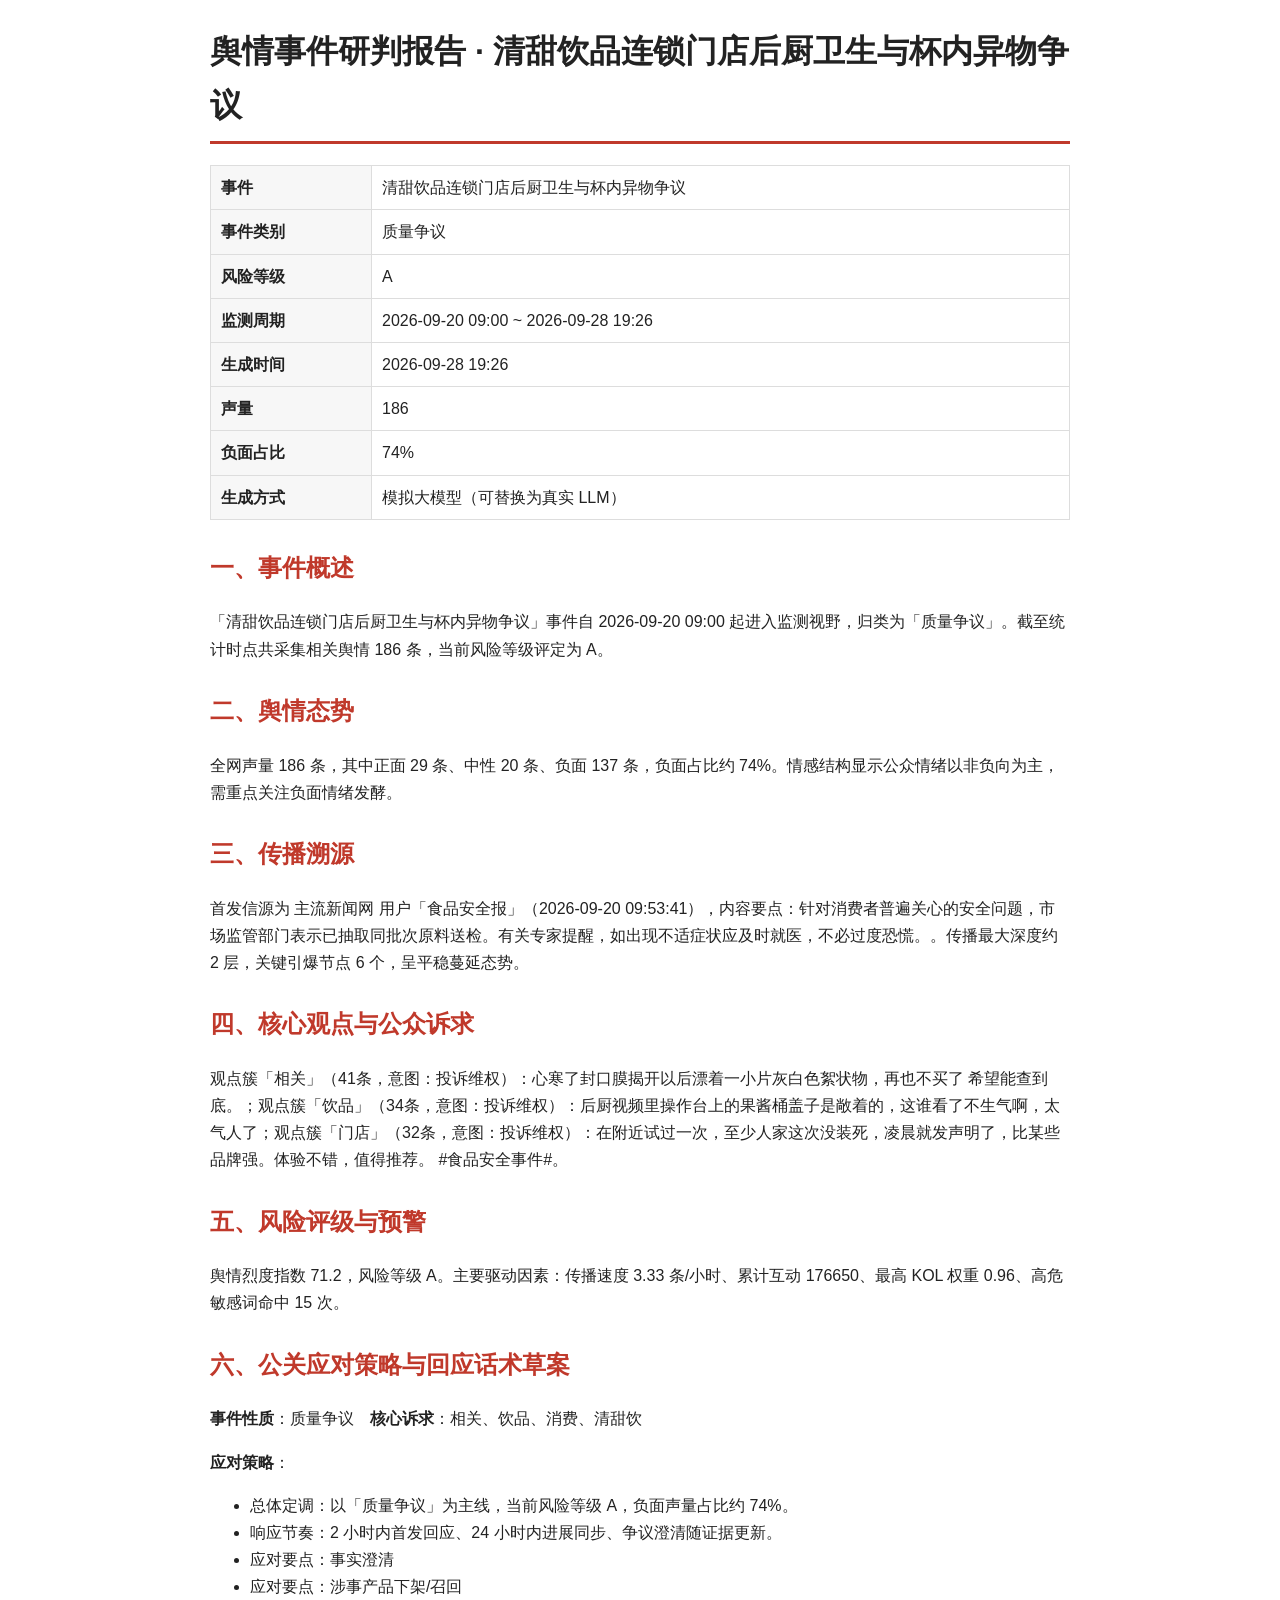
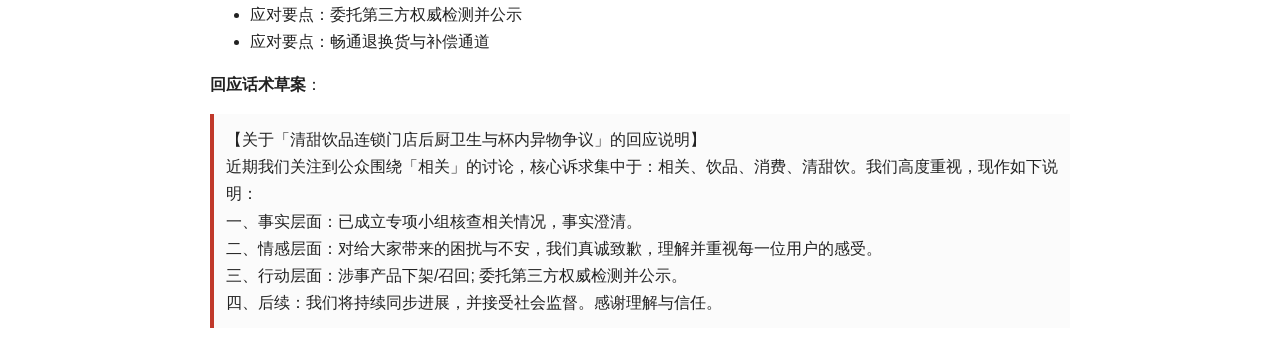
<file: live_out/ev_food.html>
<!DOCTYPE html>
<html lang="zh-CN"><head><meta charset="utf-8">
<title>舆情事件研判报告 · 清甜饮品连锁门店后厨卫生与杯内异物争议</title>
<style>
 body{font-family:"Microsoft YaHei",sans-serif;max-width:860px;margin:24px auto;padding:0 16px;color:#222;line-height:1.7}
 h1{border-bottom:3px solid #c0392b;padding-bottom:8px} h2{color:#c0392b;margin-top:28px}
 table{border-collapse:collapse;width:100%;margin:12px 0} th,td{border:1px solid #ddd;padding:8px 10px;text-align:left}
 th{background:#f7f7f7;width:140px} .draft{background:#fbfbfb;border-left:4px solid #c0392b;padding:12px;white-space:pre-wrap}
 @media print{body{margin:0}}
</style></head>
<body>
<h1>舆情事件研判报告 · 清甜饮品连锁门店后厨卫生与杯内异物争议</h1>
<table><tr><th>事件</th><td>清甜饮品连锁门店后厨卫生与杯内异物争议</td></tr><tr><th>事件类别</th><td>质量争议</td></tr><tr><th>风险等级</th><td>A</td></tr><tr><th>监测周期</th><td>2026-09-20 09:00 ~ 2026-09-28 19:26</td></tr><tr><th>生成时间</th><td>2026-09-28 19:26</td></tr><tr><th>声量</th><td>186</td></tr><tr><th>负面占比</th><td>74%</td></tr><tr><th>生成方式</th><td>模拟大模型（可替换为真实 LLM）</td></tr></table>
<h2>一、事件概述</h2><div style="white-space:pre-line">「清甜饮品连锁门店后厨卫生与杯内异物争议」事件自 2026-09-20 09:00 起进入监测视野，归类为「质量争议」。截至统计时点共采集相关舆情 186 条，当前风险等级评定为 A。</div><h2>二、舆情态势</h2><div style="white-space:pre-line">全网声量 186 条，其中正面 29 条、中性 20 条、负面 137 条，负面占比约 74%。情感结构显示公众情绪以非负向为主，需重点关注负面情绪发酵。</div><h2>三、传播溯源</h2><div style="white-space:pre-line">首发信源为 主流新闻网 用户「食品安全报」（2026-09-20 09:53:41），内容要点：针对消费者普遍关心的安全问题，市场监管部门表示已抽取同批次原料送检。有关专家提醒，如出现不适症状应及时就医，不必过度恐慌。。传播最大深度约 2 层，关键引爆节点 6 个，呈平稳蔓延态势。</div><h2>四、核心观点与公众诉求</h2><div style="white-space:pre-line">观点簇「相关」（41条，意图：投诉维权）：心寒了封口膜揭开以后漂着一小片灰白色絮状物，再也不买了 希望能查到底。；观点簇「饮品」（34条，意图：投诉维权）：后厨视频里操作台上的果酱桶盖子是敞着的，这谁看了不生气啊，太气人了；观点簇「门店」（32条，意图：投诉维权）：在附近试过一次，至少人家这次没装死，凌晨就发声明了，比某些品牌强。体验不错，值得推荐。 #食品安全事件#。</div><h2>五、风险评级与预警</h2><div style="white-space:pre-line">舆情烈度指数 71.2，风险等级 A。主要驱动因素：传播速度 3.33 条/小时、累计互动 176650、最高 KOL 权重 0.96、高危敏感词命中 15 次。</div>
<h2>六、公关应对策略与回应话术草案</h2>
<p><b>事件性质</b>：质量争议　<b>核心诉求</b>：相关、饮品、消费、清甜饮</p>
<p><b>应对策略</b>：</p><ul><li>总体定调：以「质量争议」为主线，当前风险等级 A，负面声量占比约 74%。</li><li>响应节奏：2 小时内首发回应、24 小时内进展同步、争议澄清随证据更新。</li><li>应对要点：事实澄清</li><li>应对要点：涉事产品下架/召回</li><li>应对要点：委托第三方权威检测并公示</li><li>应对要点：畅通退换货与补偿通道</li></ul>
<p><b>回应话术草案</b>：</p>
<div class="draft">【关于「清甜饮品连锁门店后厨卫生与杯内异物争议」的回应说明】
近期我们关注到公众围绕「相关」的讨论，核心诉求集中于：相关、饮品、消费、清甜饮。我们高度重视，现作如下说明：
一、事实层面：已成立专项小组核查相关情况，事实澄清。
二、情感层面：对给大家带来的困扰与不安，我们真诚致歉，理解并重视每一位用户的感受。
三、行动层面：涉事产品下架/召回; 委托第三方权威检测并公示。
四、后续：我们将持续同步进展，并接受社会监督。感谢理解与信任。</div>
</body></html>
</file>
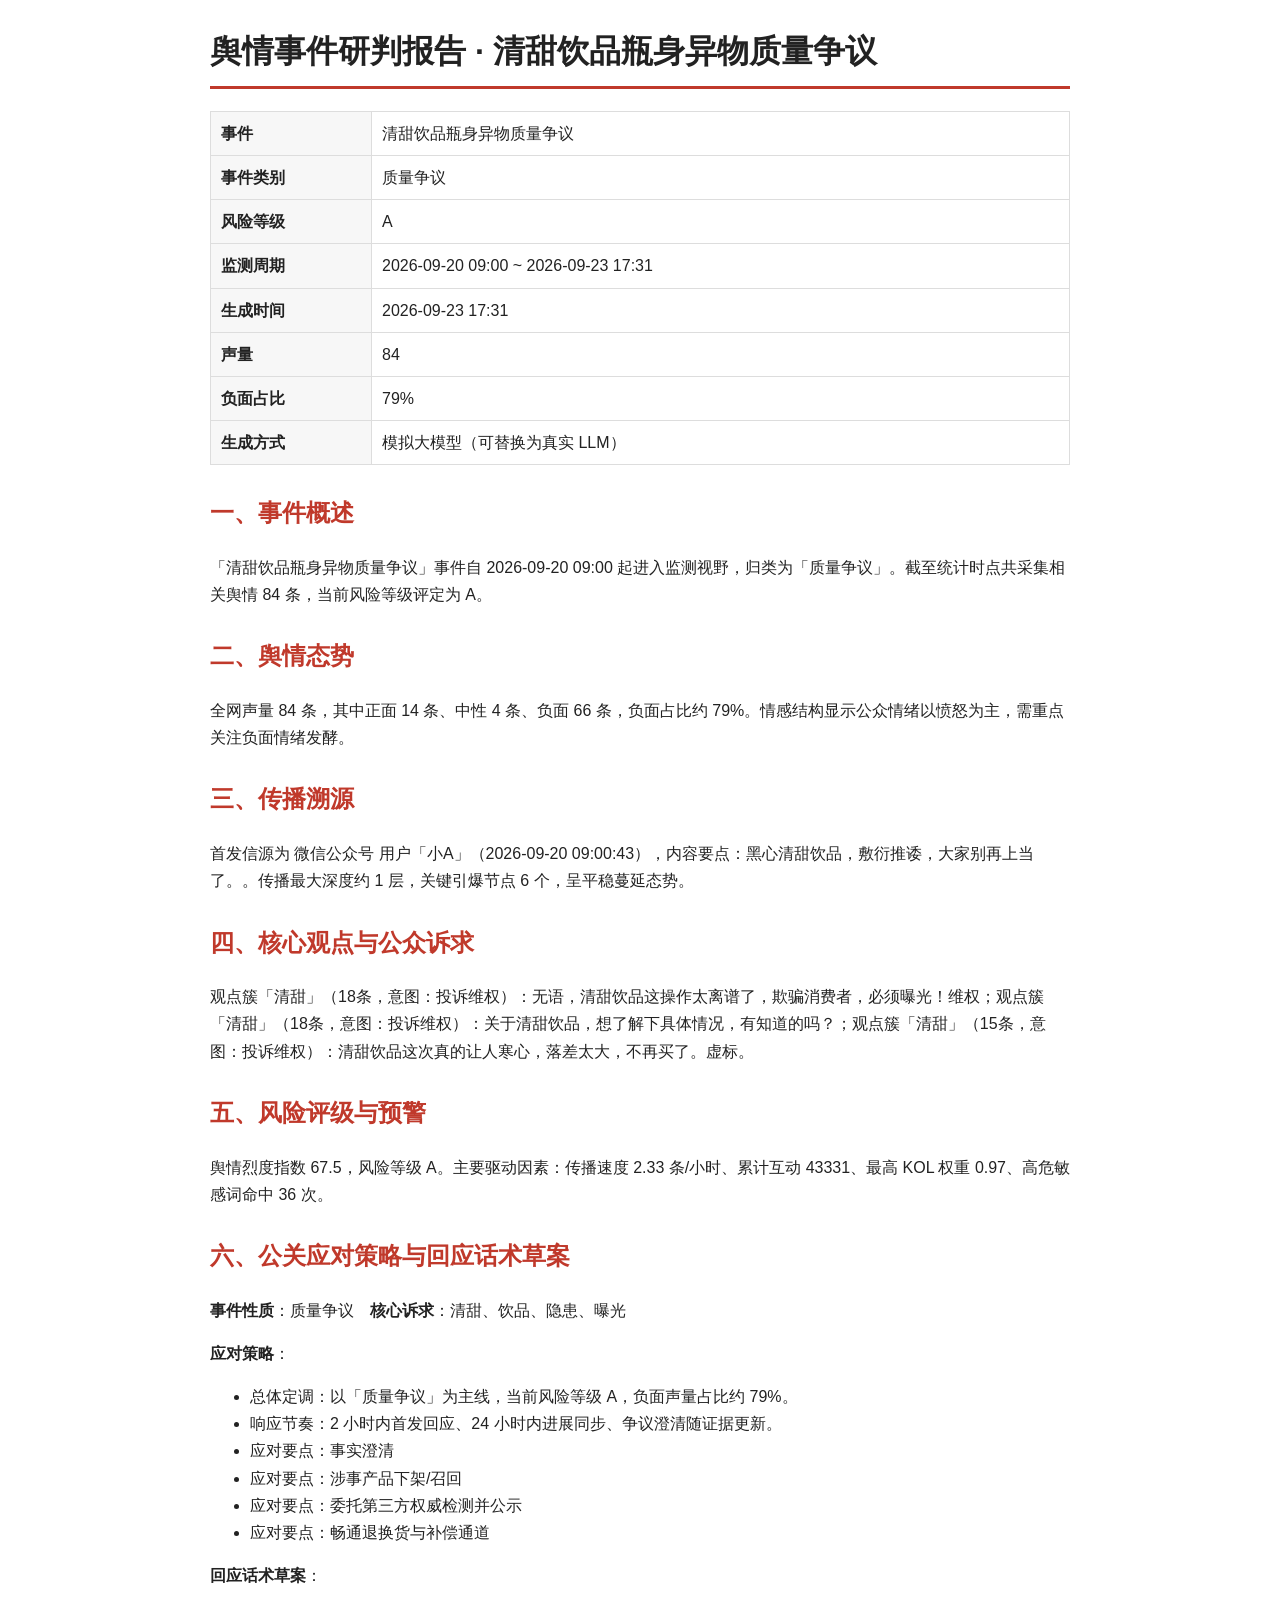
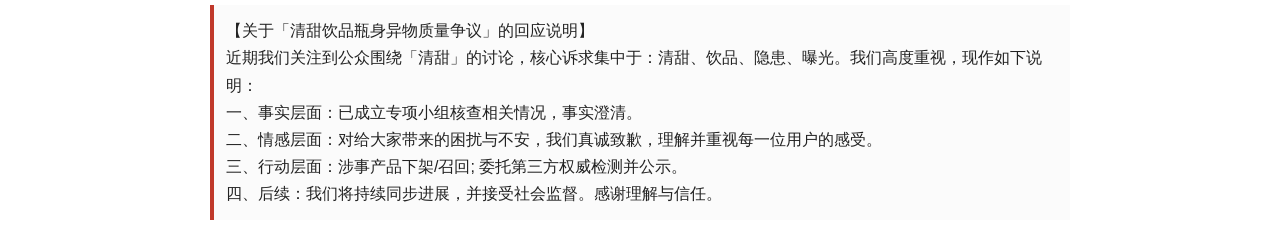
<file: deliverables/live_out/ev_food.html>
<!DOCTYPE html>
<html lang="zh-CN"><head><meta charset="utf-8">
<title>舆情事件研判报告 · 清甜饮品瓶身异物质量争议</title>
<style>
 body{font-family:"Microsoft YaHei",sans-serif;max-width:860px;margin:24px auto;padding:0 16px;color:#222;line-height:1.7}
 h1{border-bottom:3px solid #c0392b;padding-bottom:8px} h2{color:#c0392b;margin-top:28px}
 table{border-collapse:collapse;width:100%;margin:12px 0} th,td{border:1px solid #ddd;padding:8px 10px;text-align:left}
 th{background:#f7f7f7;width:140px} .draft{background:#fbfbfb;border-left:4px solid #c0392b;padding:12px;white-space:pre-wrap}
 @media print{body{margin:0}}
</style></head>
<body>
<h1>舆情事件研判报告 · 清甜饮品瓶身异物质量争议</h1>
<table><tr><th>事件</th><td>清甜饮品瓶身异物质量争议</td></tr><tr><th>事件类别</th><td>质量争议</td></tr><tr><th>风险等级</th><td>A</td></tr><tr><th>监测周期</th><td>2026-09-20 09:00 ~ 2026-09-23 17:31</td></tr><tr><th>生成时间</th><td>2026-09-23 17:31</td></tr><tr><th>声量</th><td>84</td></tr><tr><th>负面占比</th><td>79%</td></tr><tr><th>生成方式</th><td>模拟大模型（可替换为真实 LLM）</td></tr></table>
<h2>一、事件概述</h2><p>「清甜饮品瓶身异物质量争议」事件自 2026-09-20 09:00 起进入监测视野，归类为「质量争议」。截至统计时点共采集相关舆情 84 条，当前风险等级评定为 A。</p><h2>二、舆情态势</h2><p>全网声量 84 条，其中正面 14 条、中性 4 条、负面 66 条，负面占比约 79%。情感结构显示公众情绪以愤怒为主，需重点关注负面情绪发酵。</p><h2>三、传播溯源</h2><p>首发信源为 微信公众号 用户「小A」（2026-09-20 09:00:43），内容要点：黑心清甜饮品，敷衍推诿，大家别再上当了。。传播最大深度约 1 层，关键引爆节点 6 个，呈平稳蔓延态势。</p><h2>四、核心观点与公众诉求</h2><p>观点簇「清甜」（18条，意图：投诉维权）：无语，清甜饮品这操作太离谱了，欺骗消费者，必须曝光！维权；观点簇「清甜」（18条，意图：投诉维权）：关于清甜饮品，想了解下具体情况，有知道的吗？；观点簇「清甜」（15条，意图：投诉维权）：清甜饮品这次真的让人寒心，落差太大，不再买了。虚标。</p><h2>五、风险评级与预警</h2><p>舆情烈度指数 67.5，风险等级 A。主要驱动因素：传播速度 2.33 条/小时、累计互动 43331、最高 KOL 权重 0.97、高危敏感词命中 36 次。</p>
<h2>六、公关应对策略与回应话术草案</h2>
<p><b>事件性质</b>：质量争议　<b>核心诉求</b>：清甜、饮品、隐患、曝光</p>
<p><b>应对策略</b>：</p><ul><li>总体定调：以「质量争议」为主线，当前风险等级 A，负面声量占比约 79%。</li><li>响应节奏：2 小时内首发回应、24 小时内进展同步、争议澄清随证据更新。</li><li>应对要点：事实澄清</li><li>应对要点：涉事产品下架/召回</li><li>应对要点：委托第三方权威检测并公示</li><li>应对要点：畅通退换货与补偿通道</li></ul>
<p><b>回应话术草案</b>：</p>
<div class="draft">【关于「清甜饮品瓶身异物质量争议」的回应说明】
近期我们关注到公众围绕「清甜」的讨论，核心诉求集中于：清甜、饮品、隐患、曝光。我们高度重视，现作如下说明：
一、事实层面：已成立专项小组核查相关情况，事实澄清。
二、情感层面：对给大家带来的困扰与不安，我们真诚致歉，理解并重视每一位用户的感受。
三、行动层面：涉事产品下架/召回; 委托第三方权威检测并公示。
四、后续：我们将持续同步进展，并接受社会监督。感谢理解与信任。</div>
</body></html>
</file>
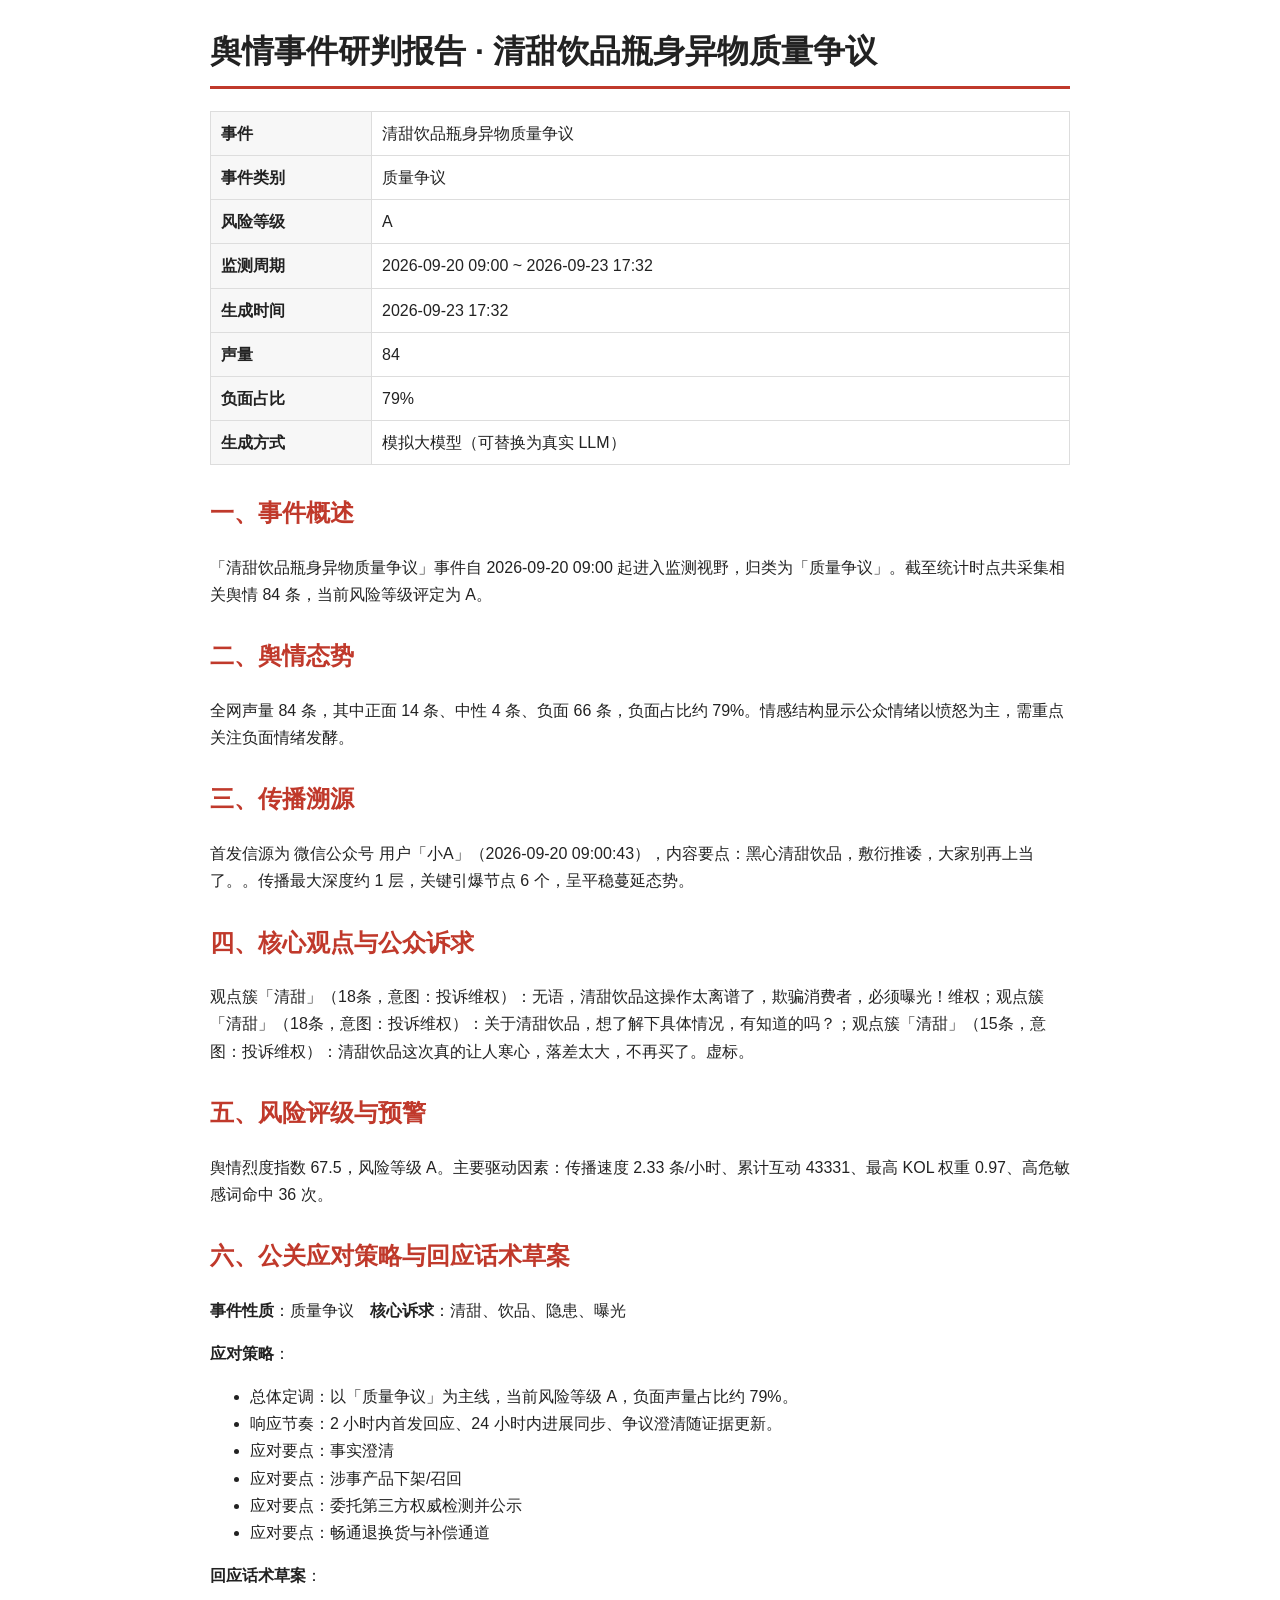
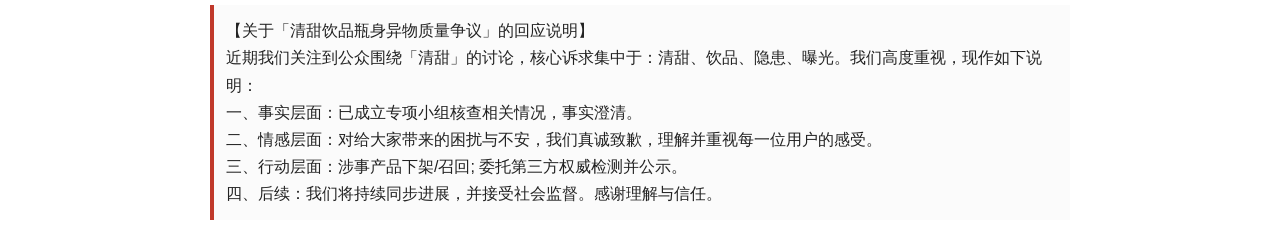
<file: deliverables/smoke_out/ev_food.html>
<!DOCTYPE html>
<html lang="zh-CN"><head><meta charset="utf-8">
<title>舆情事件研判报告 · 清甜饮品瓶身异物质量争议</title>
<style>
 body{font-family:"Microsoft YaHei",sans-serif;max-width:860px;margin:24px auto;padding:0 16px;color:#222;line-height:1.7}
 h1{border-bottom:3px solid #c0392b;padding-bottom:8px} h2{color:#c0392b;margin-top:28px}
 table{border-collapse:collapse;width:100%;margin:12px 0} th,td{border:1px solid #ddd;padding:8px 10px;text-align:left}
 th{background:#f7f7f7;width:140px} .draft{background:#fbfbfb;border-left:4px solid #c0392b;padding:12px;white-space:pre-wrap}
 @media print{body{margin:0}}
</style></head>
<body>
<h1>舆情事件研判报告 · 清甜饮品瓶身异物质量争议</h1>
<table><tr><th>事件</th><td>清甜饮品瓶身异物质量争议</td></tr><tr><th>事件类别</th><td>质量争议</td></tr><tr><th>风险等级</th><td>A</td></tr><tr><th>监测周期</th><td>2026-09-20 09:00 ~ 2026-09-23 17:32</td></tr><tr><th>生成时间</th><td>2026-09-23 17:32</td></tr><tr><th>声量</th><td>84</td></tr><tr><th>负面占比</th><td>79%</td></tr><tr><th>生成方式</th><td>模拟大模型（可替换为真实 LLM）</td></tr></table>
<h2>一、事件概述</h2><p>「清甜饮品瓶身异物质量争议」事件自 2026-09-20 09:00 起进入监测视野，归类为「质量争议」。截至统计时点共采集相关舆情 84 条，当前风险等级评定为 A。</p><h2>二、舆情态势</h2><p>全网声量 84 条，其中正面 14 条、中性 4 条、负面 66 条，负面占比约 79%。情感结构显示公众情绪以愤怒为主，需重点关注负面情绪发酵。</p><h2>三、传播溯源</h2><p>首发信源为 微信公众号 用户「小A」（2026-09-20 09:00:43），内容要点：黑心清甜饮品，敷衍推诿，大家别再上当了。。传播最大深度约 1 层，关键引爆节点 6 个，呈平稳蔓延态势。</p><h2>四、核心观点与公众诉求</h2><p>观点簇「清甜」（18条，意图：投诉维权）：无语，清甜饮品这操作太离谱了，欺骗消费者，必须曝光！维权；观点簇「清甜」（18条，意图：投诉维权）：关于清甜饮品，想了解下具体情况，有知道的吗？；观点簇「清甜」（15条，意图：投诉维权）：清甜饮品这次真的让人寒心，落差太大，不再买了。虚标。</p><h2>五、风险评级与预警</h2><p>舆情烈度指数 67.5，风险等级 A。主要驱动因素：传播速度 2.33 条/小时、累计互动 43331、最高 KOL 权重 0.97、高危敏感词命中 36 次。</p>
<h2>六、公关应对策略与回应话术草案</h2>
<p><b>事件性质</b>：质量争议　<b>核心诉求</b>：清甜、饮品、隐患、曝光</p>
<p><b>应对策略</b>：</p><ul><li>总体定调：以「质量争议」为主线，当前风险等级 A，负面声量占比约 79%。</li><li>响应节奏：2 小时内首发回应、24 小时内进展同步、争议澄清随证据更新。</li><li>应对要点：事实澄清</li><li>应对要点：涉事产品下架/召回</li><li>应对要点：委托第三方权威检测并公示</li><li>应对要点：畅通退换货与补偿通道</li></ul>
<p><b>回应话术草案</b>：</p>
<div class="draft">【关于「清甜饮品瓶身异物质量争议」的回应说明】
近期我们关注到公众围绕「清甜」的讨论，核心诉求集中于：清甜、饮品、隐患、曝光。我们高度重视，现作如下说明：
一、事实层面：已成立专项小组核查相关情况，事实澄清。
二、情感层面：对给大家带来的困扰与不安，我们真诚致歉，理解并重视每一位用户的感受。
三、行动层面：涉事产品下架/召回; 委托第三方权威检测并公示。
四、后续：我们将持续同步进展，并接受社会监督。感谢理解与信任。</div>
</body></html>
</file>
